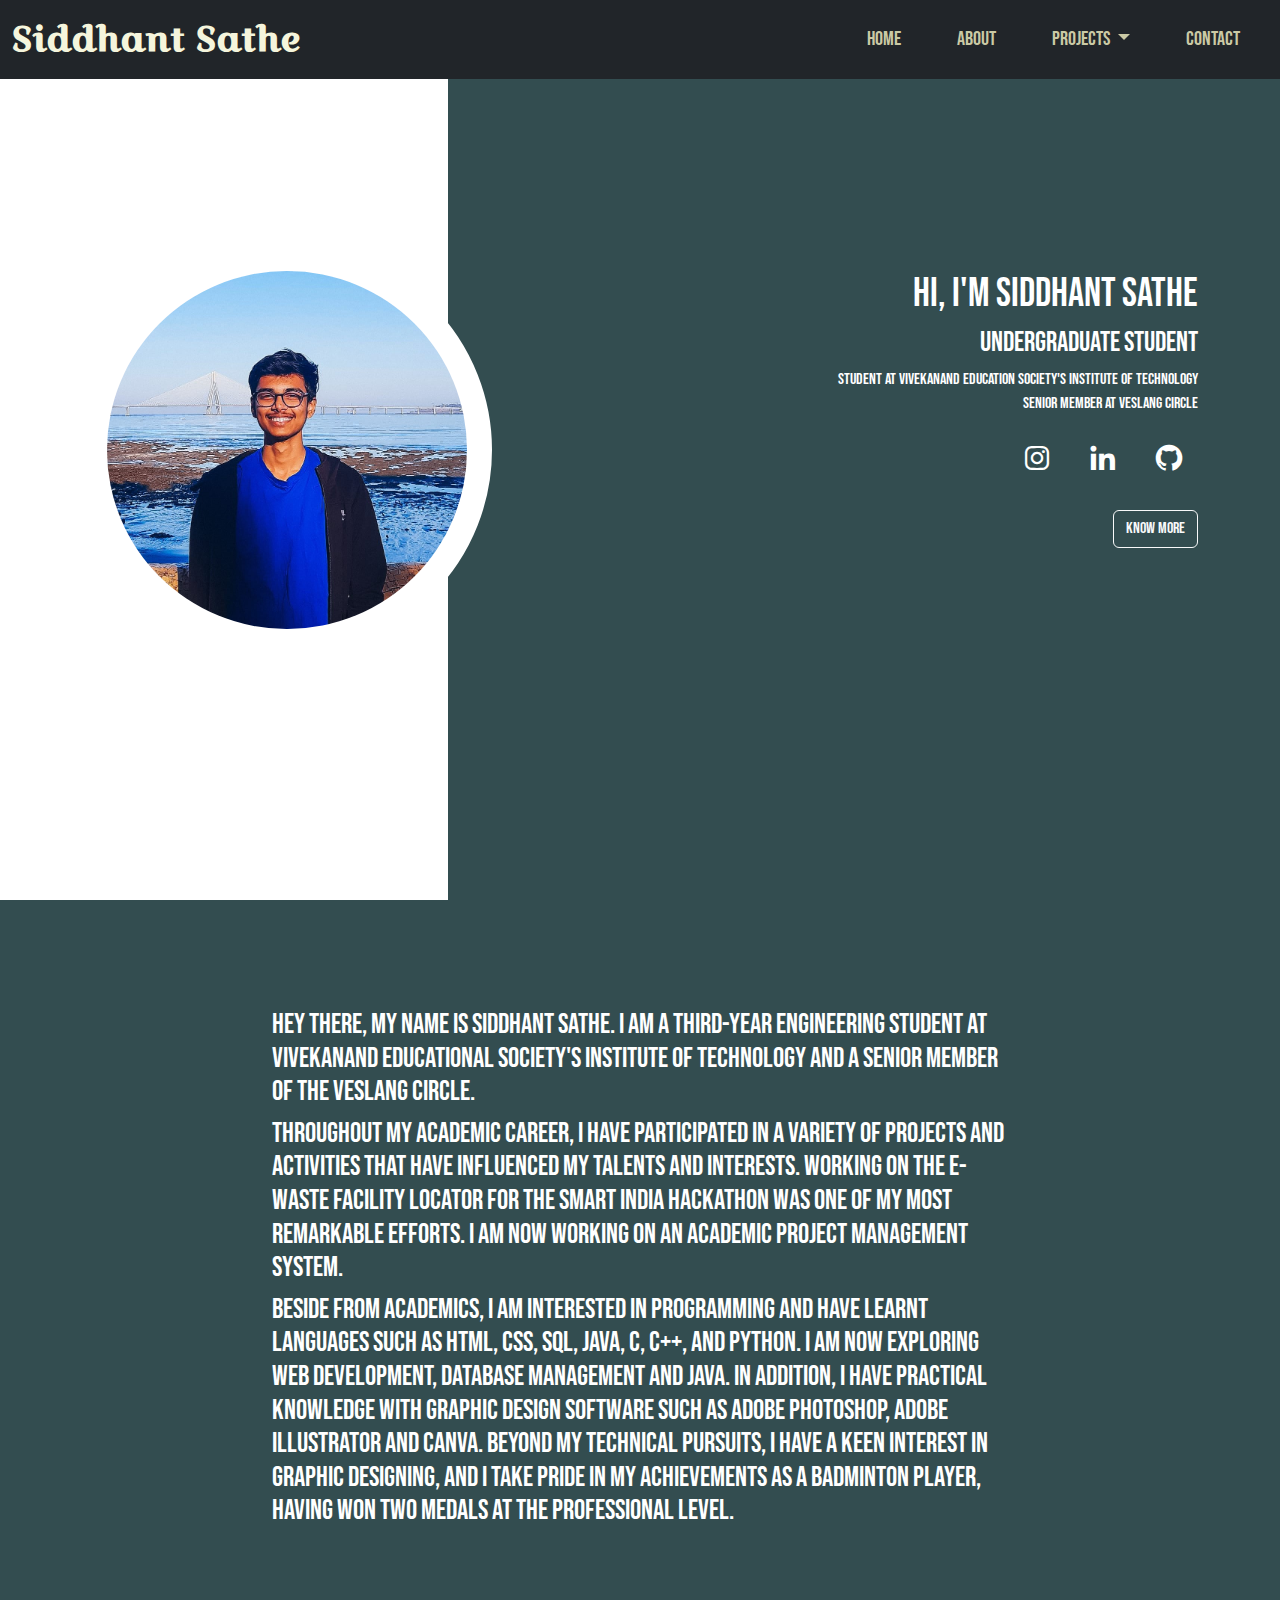
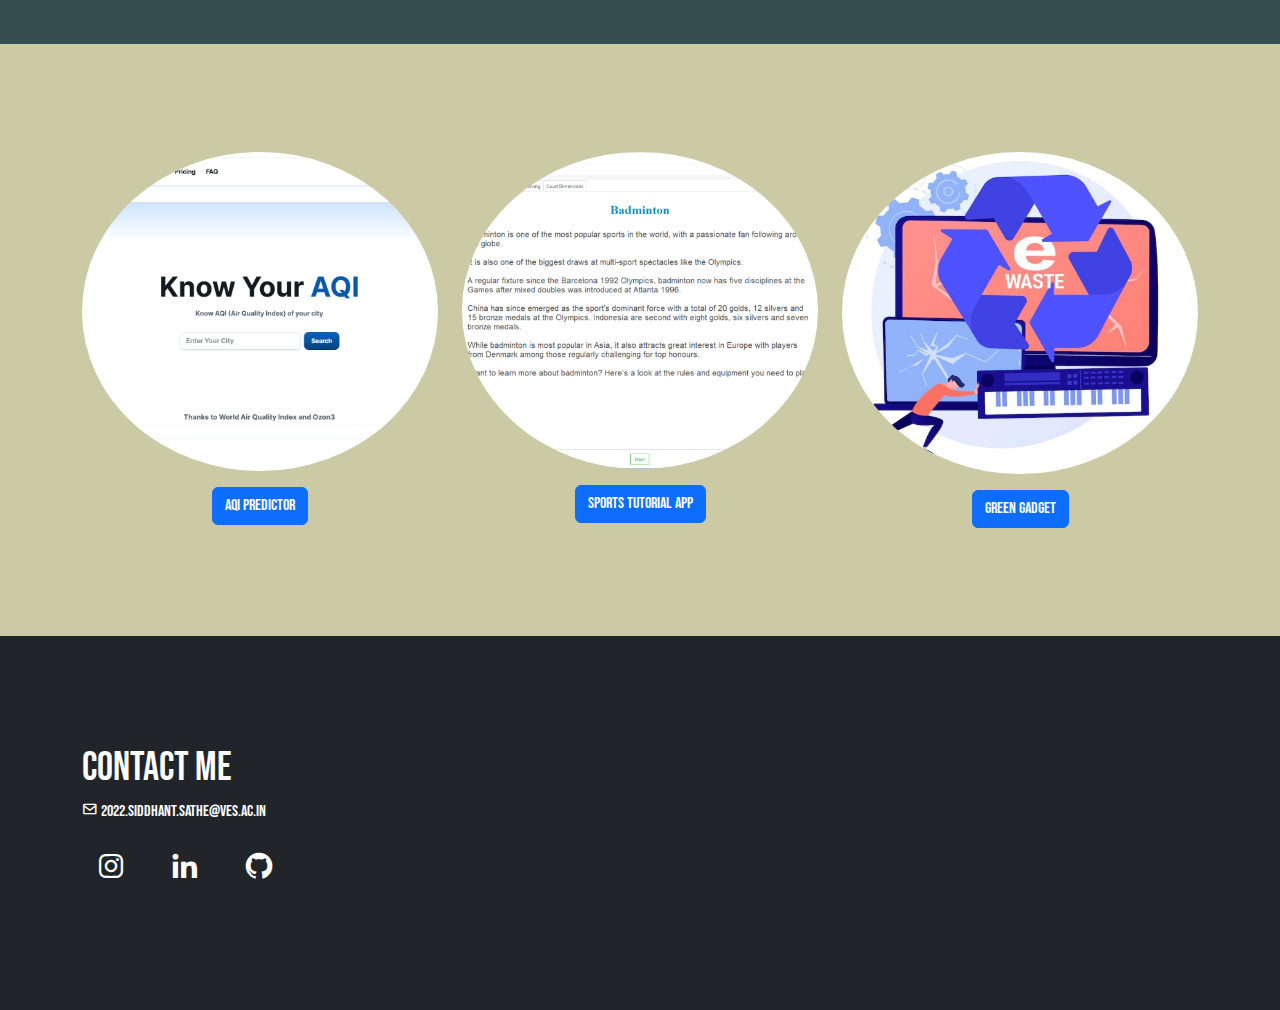
<file: index.html>
<!DOCTYPE html>
<html lang="en">
<head>
    <meta charset="UTF-8">
    <meta name="viewport" content="width=device-width, initial-scale=1.0">
    <title>Siddhant Sathe</title>
    <link href="https://cdn.jsdelivr.net/npm/bootstrap@5.3.3/dist/css/bootstrap.min.css" rel="stylesheet" integrity="sha384-QWTKZyjpPEjISv5WaRU9OFeRpok6YctnYmDr5pNlyT2bRjXh0JMhjY6hW+ALEwIH" crossorigin="anonymous">
    <link rel="stylesheet" href="try.css">
    <link rel="stylesheet" href="https://fonts.googleapis.com/css?family=Bebas+Neue">
    <link href='https://unpkg.com/boxicons@2.1.4/css/boxicons.min.css' rel='stylesheet'>
    <script src="https://cdn.jsdelivr.net/npm/bootstrap@5.3.3/dist/js/bootstrap.bundle.min.js" integrity="sha384-YvpcrYf0tY3lHB60NNkmXc5s9fDVZLESaAA55NDzOxhy9GkcIdslK1eN7N6jIeHz" crossorigin="anonymous"></script>
</head>
<body>
    <main class="main-doc">
        <header class="header navbar navbar-expand-lg bg-dark fixed-top">
            <div class="container-fluid">
                <a class="navbar-brand" href="#">Siddhant Sathe</a>
                <button class="navbar-toggler" type="button" data-bs-toggle="collapse" data-bs-target="#navbarNav" aria-controls="navbarNav" aria-expanded="false" aria-label="Toggle navigation">
                    <span class="navbar-toggler-icon" style="color: #cbcaa5;"></span>
                </button>
                <div class="collapse navbar-collapse large" id="navbarNav" style="color: #cbcaa5;">
                    <ul class="navbar-nav ms-auto">
                        <div id ="googletranslate"></div>
                        <li class="nav-item" >
                            <a class="nav-link" href="#homepage" style="color: #cbcaa5;">Home</a>
                        </li>
                        <li class="nav-item">
                            <a class="nav-link" href="#aboutpage" style="color: #cbcaa5;">About</a>
                        </li>
                        <li class="nav-item dropdown">
                            <a class="nav-link dropdown-toggle" href="#projectpage" id="navbarDropdown" role="button" data-bs-toggle="dropdown" aria-expanded="false" style="color: #cbcaa5;">
                                Projects
                            </a>
                            <ul class="dropdown-menu" aria-labelledby="navbarDropdown" >
                                <li><a class="dropdown-item" href="https://github.com/SiddhantSathe/AQI-Prediction.git">AQI Predictor</a></li>
                                <li><a class="dropdown-item" href="https://github.com/SiddhantSathe/Sports-Tutorial-App">Sports Tutorial App</a></li>
                                <li><a class="dropdown-item" href="https://github.com/SiddhantSathe/Gadget_Green">Green Gadget</a></li>
                            </ul>
                        </li>
                        <li class="nav-item">
                            <a class="nav-link" href="#contactpage" style="color: #cbcaa5;">Contact</a>
                        </li>
                    </ul>
                </div>
            </div>
        </header>

        <!-- Home Section -->
        <section class="home d-flex align-items-center" id="homepage" style="height: 100vh; background: linear-gradient(-90deg ,#334d50 65%, #fff 35%);">
            <div class="container">
                <div class="row">
                    <div class="col-md-6 d-none d-md-block">
                        <div class="home-img mx-auto">

                            <img src="Profilepic.jpeg" alt="Profile Picture" class="img-fluid rounded-circle">
                        </div>
                    </div>
                    <div class="align-middle col-md-6 text-end" style="padding-top: 25px;">
                        <h1>Hi, I'm Siddhant Sathe</h1>
                        <h3>Undergraduate Student</h3>
                        <p>Student at Vivekanand Education Society's Institute Of Technology<br> Senior Member at VESLang Circle</p>
                        <div class="home-icon d-flex justify-content-end gap-2">
                            <a href="https://www.instagram.com/siddhant__sathe/" class="btn"><i class='bx bxl-instagram'></i></a>
                            <a href="https://www.linkedin.com/in/siddhant-sathe-0709ab282" class="btn "><i class='bx bxl-linkedin'></i></a>
                            <a href="https://github.com/SiddhantSathe" class="btn"><i class='bx bxl-github'></i></a>
                        </div>
                        <a class="btn btn-outline-light mt-3" href="#aboutpage">Know more</a>
                    </div>
                </div>
            </div>
        </section>

        <!-- About Section -->
        <section class="about" id="aboutpage" style="background-color: #334d50;">
            <div class="container py-5">
                <div class="row justify-content-center text-white">
                    <div class="col-md-8">
                        <h3>Hey there, my name is Siddhant Sathe. I am a third-year engineering student at Vivekanand Educational Society's Institute of Technology and a senior member of the VESLang Circle.</h3>
                        <h3>Throughout my academic career, I have participated in a variety of projects and activities that have influenced my talents and interests. Working on the E-waste Facility Locator for the Smart India Hackathon was one of my most remarkable efforts. I am now working on an Academic Project Management System.</h3><h3>
                            Beside from academics, I am interested in programming and have learnt languages such as HTML, CSS, SQL, Java, C, C++, and Python. I am now exploring web development, Database management and Java. In addition, I have practical knowledge with graphic design software such as Adobe Photoshop, Adobe Illustrator and Canva.
                            Beyond my technical pursuits, I have a keen interest in graphic designing, and I take pride in my achievements as a badminton player, having won two medals at the professional level.</h3>
                    </div>
                </div>
            </div>
        </section>

        <!-- Project Section -->
        <section class="project" id="projectpage" style="background-color: #cbcaa5";>
            <div class="container py-5">
                <div class="row">
                    
                    <div class="col-md-4 text-center">
                        <div class="prj1-img mx-auto">
                            <img src="aqicp.png" class="img-fluid rounded-circle" alt="Project Image">
                        </div>
                        <a class="btn btn-primary mt-3" href="https://github.com/SiddhantSathe/AQI-Prediction.git">AQI Predictor</a>
                    </div>
                    <div class="col-md-4 text-center">
                        <div class="prj1-img mx-auto">
                            <img src="sportscp.png" class="img-fluid rounded-circle" alt="Project Image">
                        </div>
                        <a href="https://github.com/SiddhantSathe/Sports-Tutorial-App" class="btn btn-primary mt-3">Sports Tutorial App</a>
                    </div>
                    <div class="col-md-4 text-center">
                        <div class="prj1-img mx-auto">
                            <img src="ggcoverpage.jpg" class="img-fluid rounded-circle" alt="Project Image">
                        </div>
                        <a href="https://github.com/SiddhantSathe/Gadget_Green" class="btn btn-primary mt-3">Green Gadget</a>
                    </div>
                </div>
            </div>
        </section>

        <section class="contact bg-dark text-white" id="contactpage">
            <div class="container py-5">
                <h1>Contact Me</h1>
                <p><i class='bx bx-envelope'></i> 2022.siddhant.sathe@ves.ac.in</p>
                <div class="home-icon d-flex gap-3">
                    <a href="https://www.instagram.com/siddhant__sathe/" class="btn "><i class='bx bxl-instagram'></i></a>
                    <a href="https://www.linkedin.com/in/siddhant-sathe-0709ab282" class="btn"><i class='bx bxl-linkedin'></i></a>
                    <a href="https://github.com/SiddhantSathe" class="btn"><i class='bx bxl-github'></i></a>
                </div>
            </div>
        </section>
    </main>
    <script type="text/javascript">
        function googleTranslateElementInit() {
            new google.translate.TranslateElement({pageLanguage: 'en'}, 'googletranslate');
        }
    </script>
    <script type="text/javascript" src="//translate.google.com/translate_a/element.js?cb=googleTranslateElementInit"></script>
</body>
</html>
</file>
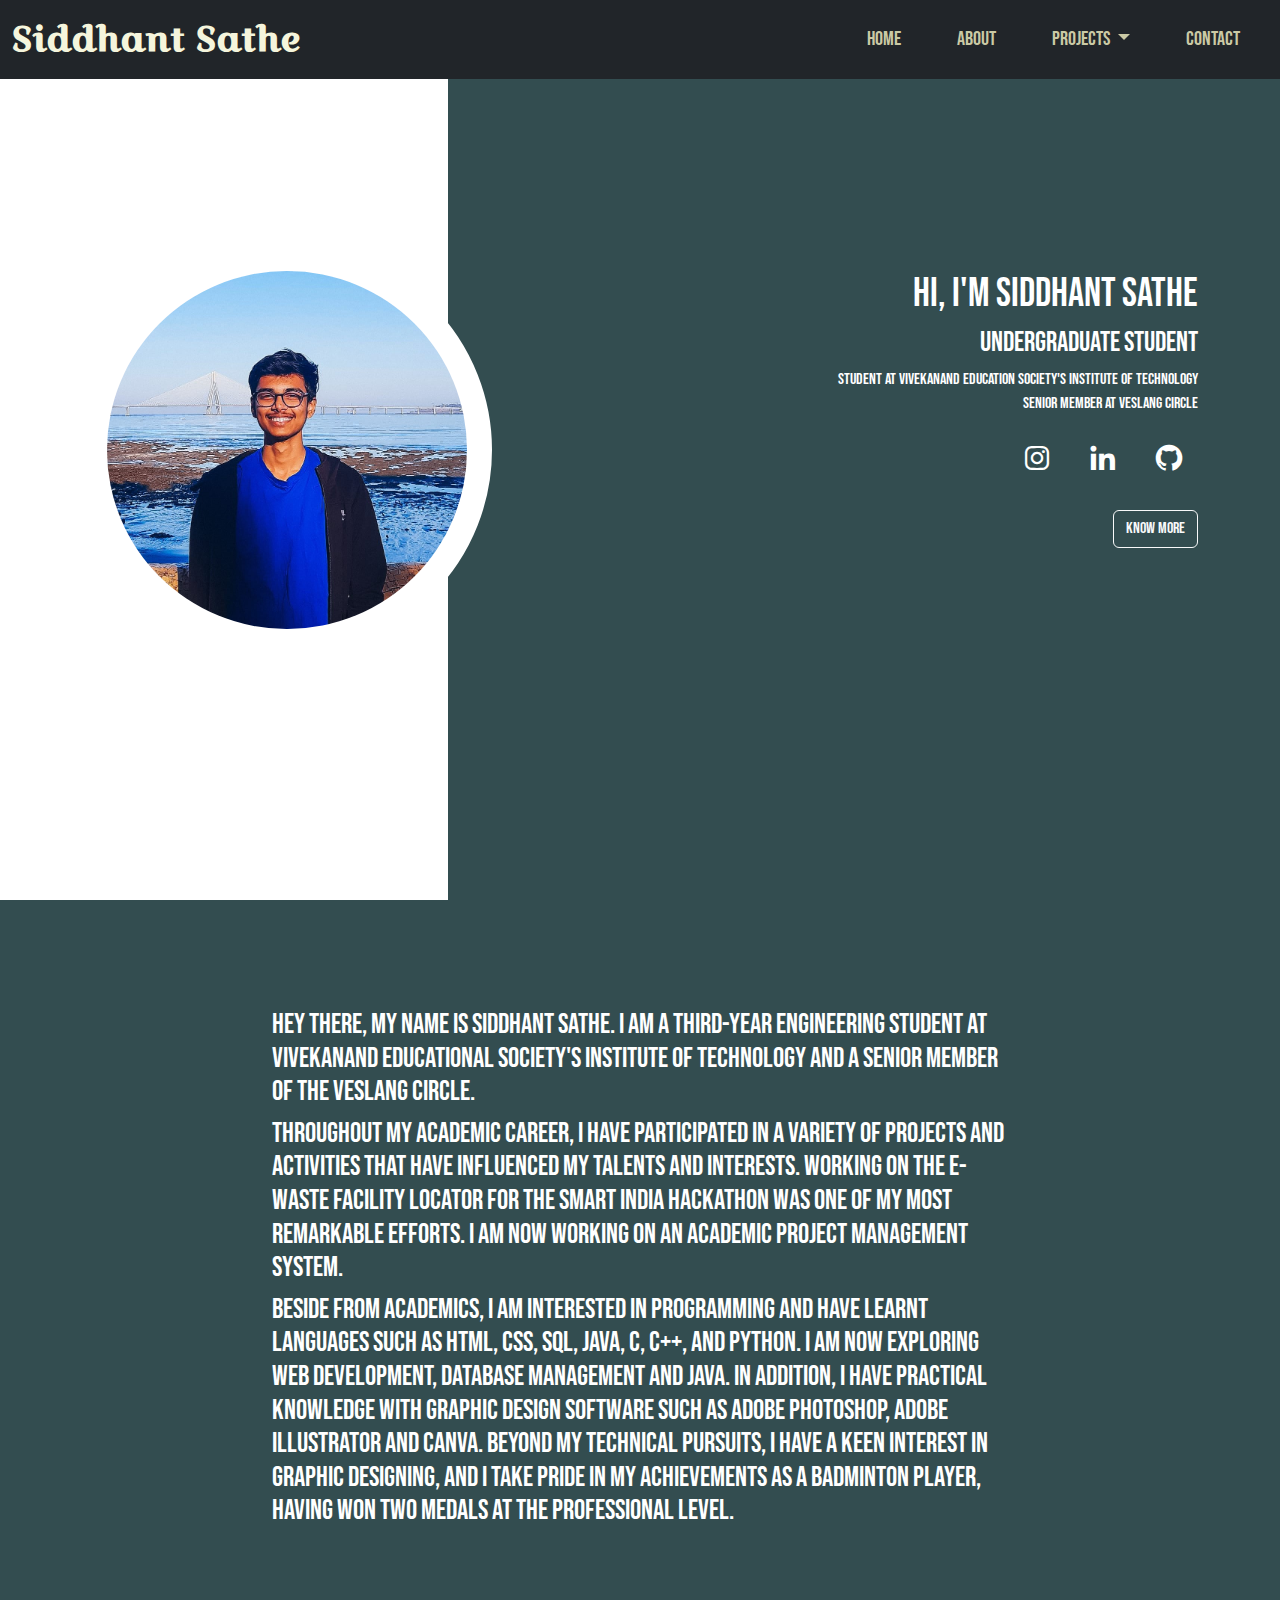
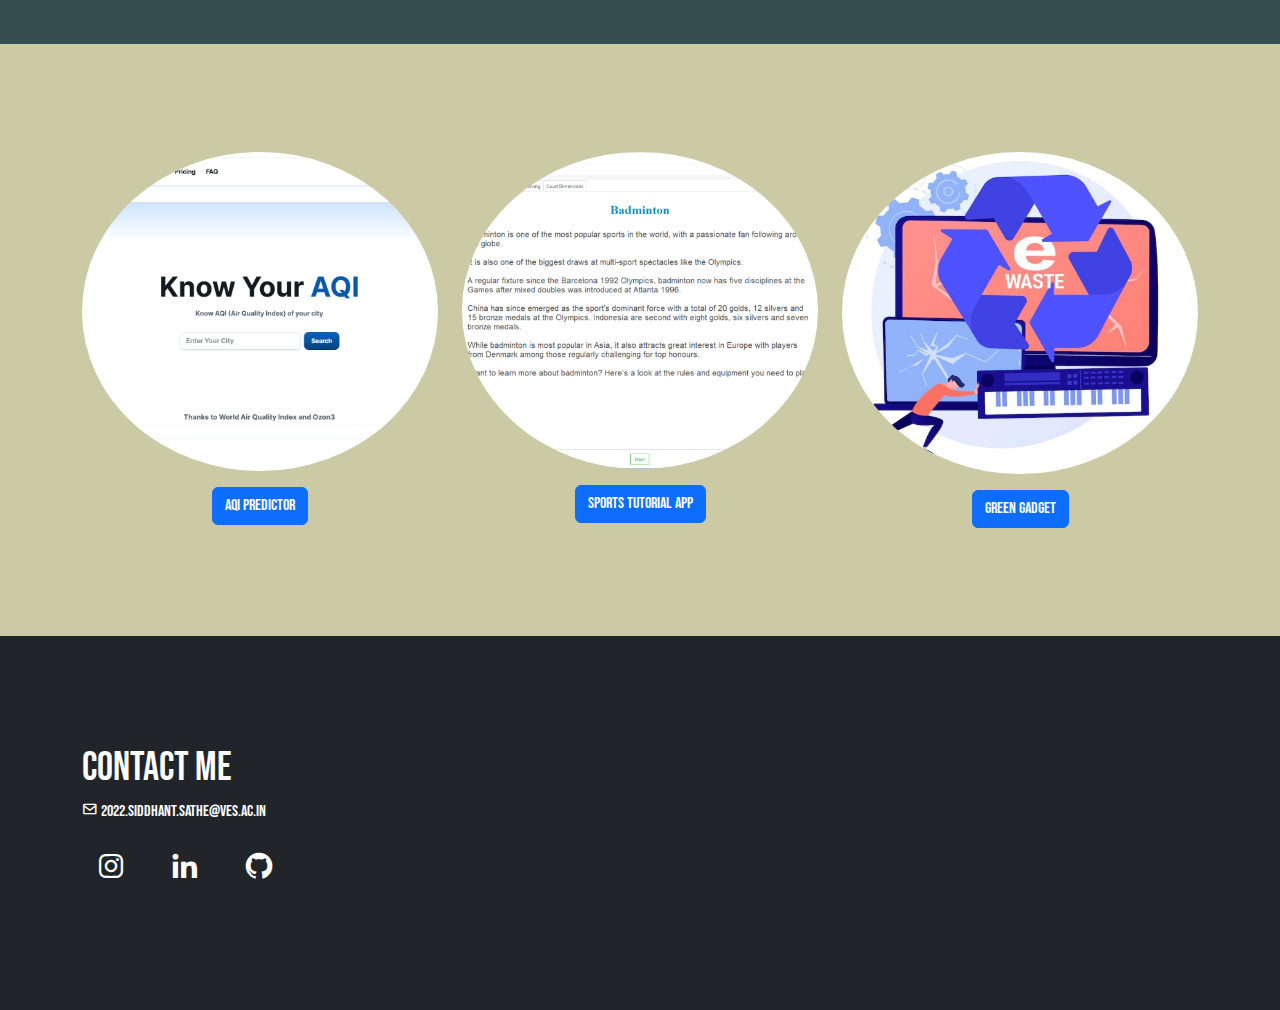
<file: try.html>
<!DOCTYPE html>
<html lang="en">
<head>
    <meta charset="UTF-8">
    <meta name="viewport" content="width=device-width, initial-scale=1.0">
    <title>Siddhant Sathe</title>
    <link href="https://cdn.jsdelivr.net/npm/bootstrap@5.3.3/dist/css/bootstrap.min.css" rel="stylesheet" integrity="sha384-QWTKZyjpPEjISv5WaRU9OFeRpok6YctnYmDr5pNlyT2bRjXh0JMhjY6hW+ALEwIH" crossorigin="anonymous">
    <link rel="stylesheet" href="try.css">
    <link rel="stylesheet" href="https://fonts.googleapis.com/css?family=Bebas+Neue">
    <link href='https://unpkg.com/boxicons@2.1.4/css/boxicons.min.css' rel='stylesheet'>
    <script src="https://cdn.jsdelivr.net/npm/bootstrap@5.3.3/dist/js/bootstrap.bundle.min.js" integrity="sha384-YvpcrYf0tY3lHB60NNkmXc5s9fDVZLESaAA55NDzOxhy9GkcIdslK1eN7N6jIeHz" crossorigin="anonymous"></script>
</head>
<body>
    <main class="main-doc">
        <header class="header navbar navbar-expand-lg bg-dark fixed-top">
            <div class="container-fluid">
                <a class="navbar-brand" href="#">Siddhant Sathe</a>
                <button class="navbar-toggler" type="button" data-bs-toggle="collapse" data-bs-target="#navbarNav" aria-controls="navbarNav" aria-expanded="false" aria-label="Toggle navigation">
                    <span class="navbar-toggler-icon" style="color: #cbcaa5;"></span>
                </button>
                <div class="collapse navbar-collapse large" id="navbarNav" style="color: #cbcaa5;">
                    <ul class="navbar-nav ms-auto">
                        <div id ="googletranslate"></div>
                        <li class="nav-item" >
                            <a class="nav-link" href="#homepage" style="color: #cbcaa5;">Home</a>
                        </li>
                        <li class="nav-item">
                            <a class="nav-link" href="#aboutpage" style="color: #cbcaa5;">About</a>
                        </li>
                        <li class="nav-item dropdown">
                            <a class="nav-link dropdown-toggle" href="#projectpage" id="navbarDropdown" role="button" data-bs-toggle="dropdown" aria-expanded="false" style="color: #cbcaa5;">
                                Projects
                            </a>
                            <ul class="dropdown-menu" aria-labelledby="navbarDropdown" >
                                <li><a class="dropdown-item" href="https://github.com/SiddhantSathe/AQI-Prediction.git">AQI Predictor</a></li>
                                <li><a class="dropdown-item" href="https://github.com/SiddhantSathe/Sports-Tutorial-App">Sports Tutorial App</a></li>
                                <li><a class="dropdown-item" href="https://github.com/SiddhantSathe/Gadget_Green">Green Gadget</a></li>
                            </ul>
                        </li>
                        <li class="nav-item">
                            <a class="nav-link" href="#contactpage" style="color: #cbcaa5;">Contact</a>
                        </li>
                    </ul>
                </div>
            </div>
        </header>

        <!-- Home Section -->
        <section class="home d-flex align-items-center" id="homepage" style="height: 100vh; background: linear-gradient(-90deg ,#334d50 65%, #fff 35%);">
            <div class="container">
                <div class="row">
                    <div class="col-md-6 d-none d-md-block">
                        <div class="home-img mx-auto">

                            <img src="Profilepic.jpeg" alt="Profile Picture" class="img-fluid rounded-circle">
                        </div>
                    </div>
                    <div class="align-middle col-md-6 text-end" style="padding-top: 25px;">
                        <h1>Hi, I'm Siddhant Sathe</h1>
                        <h3>Undergraduate Student</h3>
                        <p>Student at Vivekanand Education Society's Institute Of Technology<br> Senior Member at VESLang Circle</p>
                        <div class="home-icon d-flex justify-content-end gap-2">
                            <a href="https://www.instagram.com/siddhant__sathe/" class="btn"><i class='bx bxl-instagram'></i></a>
                            <a href="https://www.linkedin.com/in/siddhant-sathe-0709ab282" class="btn "><i class='bx bxl-linkedin'></i></a>
                            <a href="https://github.com/SiddhantSathe" class="btn"><i class='bx bxl-github'></i></a>
                        </div>
                        <a class="btn btn-outline-light mt-3" href="#aboutpage">Know more</a>
                    </div>
                </div>
            </div>
        </section>

        <!-- About Section -->
        <section class="about" id="aboutpage" style="background-color: #334d50;">
            <div class="container py-5">
                <div class="row justify-content-center text-white">
                    <div class="col-md-8">
                        <h3>Hey there, my name is Siddhant Sathe. I am a third-year engineering student at Vivekanand Educational Society's Institute of Technology and a senior member of the VESLang Circle.</h3>
                        <h3>Throughout my academic career, I have participated in a variety of projects and activities that have influenced my talents and interests. Working on the E-waste Facility Locator for the Smart India Hackathon was one of my most remarkable efforts. I am now working on an Academic Project Management System.</h3><h3>
                            Beside from academics, I am interested in programming and have learnt languages such as HTML, CSS, SQL, Java, C, C++, and Python. I am now exploring web development, Database management and Java. In addition, I have practical knowledge with graphic design software such as Adobe Photoshop, Adobe Illustrator and Canva.
                            Beyond my technical pursuits, I have a keen interest in graphic designing, and I take pride in my achievements as a badminton player, having won two medals at the professional level.</h3>
                    </div>
                </div>
            </div>
        </section>

        <!-- Project Section -->
        <section class="project" id="projectpage" style="background-color: #cbcaa5";>
            <div class="container py-5">
                <div class="row">
                    
                    <div class="col-md-4 text-center">
                        <div class="prj1-img mx-auto">
                            <img src="aqicp.png" class="img-fluid rounded-circle" alt="Project Image">
                        </div>
                        <a class="btn btn-primary mt-3" href="https://github.com/SiddhantSathe/AQI-Prediction.git">AQI Predictor</a>
                    </div>
                    <div class="col-md-4 text-center">
                        <div class="prj1-img mx-auto">
                            <img src="sportscp.png" class="img-fluid rounded-circle" alt="Project Image">
                        </div>
                        <a href="https://github.com/SiddhantSathe/Sports-Tutorial-App" class="btn btn-primary mt-3">Sports Tutorial App</a>
                    </div>
                    <div class="col-md-4 text-center">
                        <div class="prj1-img mx-auto">
                            <img src="ggcoverpage.jpg" class="img-fluid rounded-circle" alt="Project Image">
                        </div>
                        <a href="https://github.com/SiddhantSathe/Gadget_Green" class="btn btn-primary mt-3">Green Gadget</a>
                    </div>
                </div>
            </div>
        </section>

        <section class="contact bg-dark text-white" id="contactpage">
            <div class="container py-5">
                <h1>Contact Me</h1>
                <p><i class='bx bx-envelope'></i> 2022.siddhant.sathe@ves.ac.in</p>
                <div class="home-icon d-flex gap-3">
                    <a href="https://www.instagram.com/siddhant__sathe/" class="btn "><i class='bx bxl-instagram'></i></a>
                    <a href="https://www.linkedin.com/in/siddhant-sathe-0709ab282" class="btn"><i class='bx bxl-linkedin'></i></a>
                    <a href="https://github.com/SiddhantSathe" class="btn"><i class='bx bxl-github'></i></a>
                </div>
            </div>
        </section>
    </main>
    <script type="text/javascript">
        function googleTranslateElementInit() {
            new google.translate.TranslateElement({pageLanguage: 'en'}, 'googletranslate');
        }
    </script>
    <script type="text/javascript" src="//translate.google.com/translate_a/element.js?cb=googleTranslateElementInit"></script>
</body>
</html>
</file>
<file: try.css>
@import url(https://fonts.googleapis.com/css?family=Croissant+One);
@import url(https://fonts.googleapis.com/css?family=Bebas+Neue);
@import url(https://fonts.googleapis.com/css?family=Rubik);


.navbar-toggler{
    z-index: 1000;
    background: #cbcaa5;
}
.navbar-brand{
    font-size: 35px;
    font-weight: 600;
    font-family:Croissant One;
    text-decoration: none;
    color: beige;
}

body {
    font-family: 'Bebas Neue', sans-serif;
    margin: 0;
    padding: 0;
}

a .btn:hover{
    color: antiquewhite;
    text-decoration: none;
}
.home-icon a:hover{
    background: #73a0a5;
    color: azure;
    box-shadow: 0 0 10px #73a0a5;
}
.home {
    background: linear-gradient(-90deg, #334d50 65%, #fff 35%);
    height: 100vh;
    display: flex;
    align-items: center;
}

.home h1, .home h3, .home p {
    color: #fff;
}

.home-icon a {
    color: #fff;
    font-size: 2rem;
}

.header {
    position: fixed;
    top: 0;
    width: 100%;
    z-index: 1000;
}

.about, .project, .contact {
    padding: 60px 0;
}

.about h3, .contact p, .contact h1 {
    color: #fff;
}

a .nav-link{
    font: 18px;
    font-weight: 500;
    margin: 35px;
    text-decoration: none;
    transition: 3s;
    font-family: Bebas Neue;
    letter-spacing: 1px;
    color: #cbcaa5;
}

.navbar-brand:hover{
    color: antiquewhite;
    background: #73a0a5;
    color: azure;
    box-shadow: 0 0 10px #73a0a5;
    border-radius: 8px;
    padding: 0px 10px;
}

#googletranslate select {
    display: flex;
    justify-content: center;
    align-items: center;
    font-family: Bebas Neue;
    font-size: 20px;
    color: #cbcaa5;
    background-color: transparent;
    border: none;
    padding: 10px;
    margin: 0;
    outline: none;
    transition: 0.3s;
}

.home-img{
    display: flex;
    justify-content: center;
    align-items: center;
    width: 410px;
    height: 410px;
    background: #fff 35%;
    border: 25px solid #fff;
    border-radius: 50%;
    display: inline-flex;
}

.nav-item{
    margin: 0 20px;
    font-size: 20px;
}
</file>
